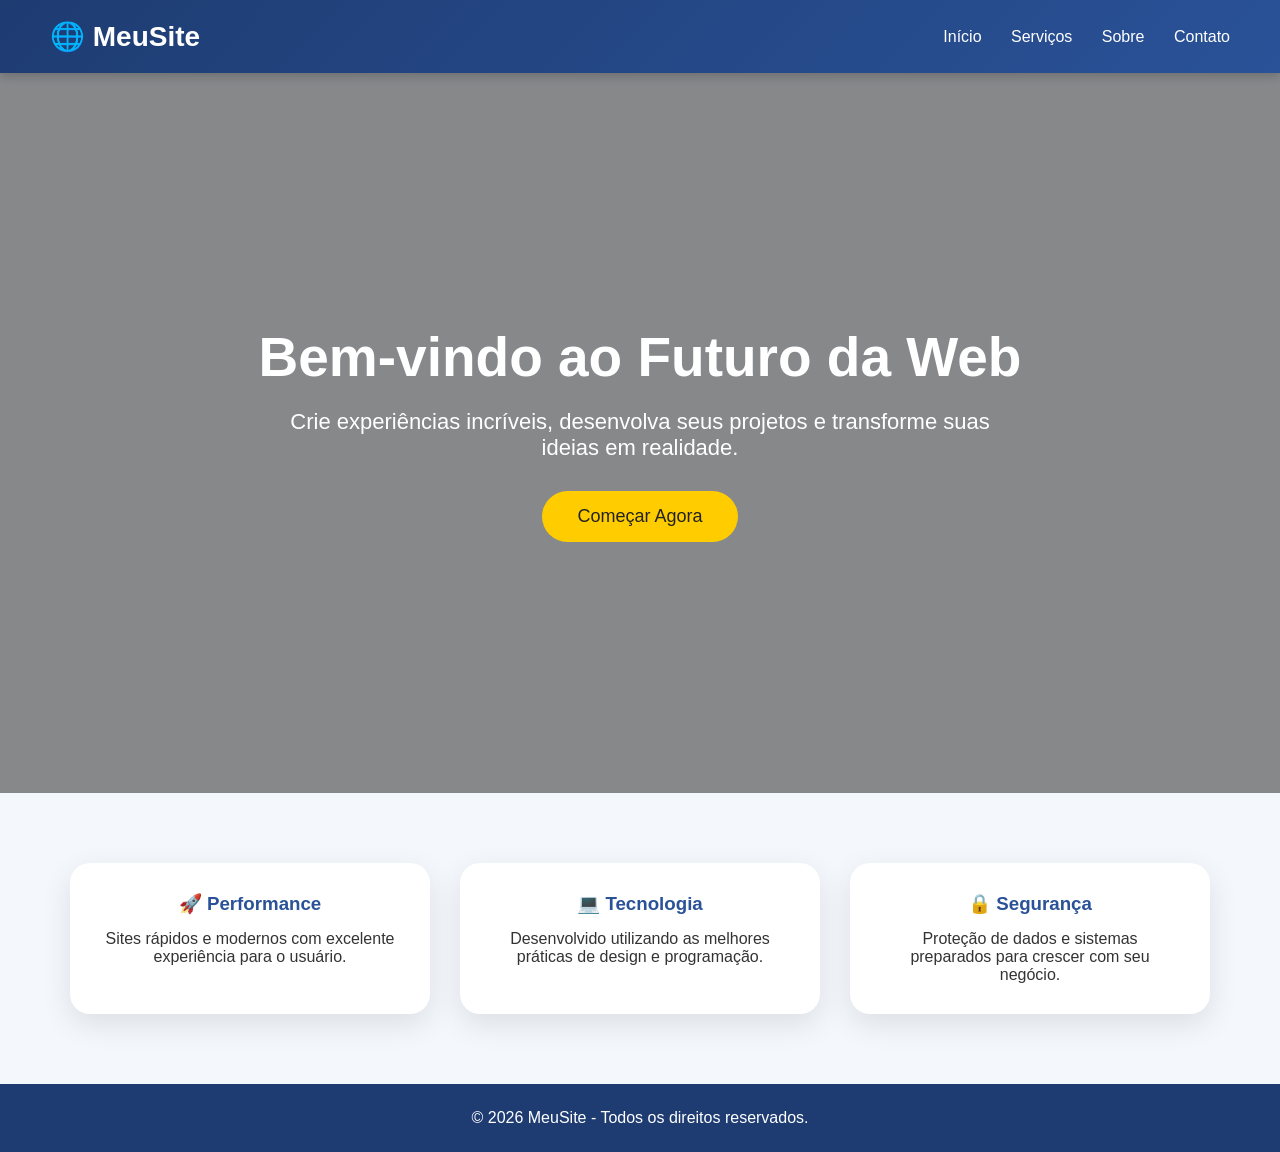
<file: instances/01/index.html>
<!DOCTYPE html>
<html lang="pt-BR">
<head>
<meta charset="UTF-8">
<meta name="viewport" content="width=device-width, initial-scale=1.0">
<title>Minha Página Web</title>

<style>
    *{
        margin:0;
        padding:0;
        box-sizing:border-box;
        font-family: 'Segoe UI', sans-serif;
    }

    body{
        background:#f4f7fc;
        color:#333;
    }

    header{
        background:linear-gradient(135deg,#1e3c72,#2a5298);
        color:white;
        padding:20px 50px;
        display:flex;
        justify-content:space-between;
        align-items:center;
        box-shadow:0 3px 10px rgba(0,0,0,0.2);
    }

    .logo{
        font-size:28px;
        font-weight:bold;
    }

    nav a{
        color:white;
        text-decoration:none;
        margin-left:25px;
        transition:0.3s;
    }

    nav a:hover{
        color:#ffcc00;
    }

    .hero{
        height:80vh;
        display:flex;
        flex-direction:column;
        justify-content:center;
        align-items:center;
        text-align:center;
        background:
        linear-gradient(rgba(0,0,0,0.45),
        rgba(0,0,0,0.45)),
        url('https://images.unsplash.com/photo-1498050108023-c5249f4df085');
        background-size:cover;
        background-position:center;
        color:white;
        padding:20px;
    }

    .hero h1{
        font-size:55px;
        margin-bottom:20px;
    }

    .hero p{
        font-size:22px;
        max-width:700px;
        margin-bottom:30px;
    }

    .btn{
        background:#ffcc00;
        color:#222;
        padding:15px 35px;
        border:none;
        border-radius:50px;
        font-size:18px;
        cursor:pointer;
        transition:0.3s;
    }

    .btn:hover{
        background:#ffd633;
        transform:scale(1.05);
    }

    .cards{
        display:grid;
        grid-template-columns:repeat(auto-fit, minmax(280px,1fr));
        gap:30px;
        padding:70px;
    }

    .card{
        background:white;
        border-radius:20px;
        padding:30px;
        text-align:center;
        box-shadow:0 10px 30px rgba(0,0,0,0.1);
        transition:0.3s;
    }

    .card:hover{
        transform:translateY(-10px);
    }

    .card h3{
        color:#2a5298;
        margin-bottom:15px;
    }

    footer{
        background:#1e3c72;
        color:white;
        text-align:center;
        padding:25px;
    }

    @media(max-width:768px){
        .hero h1{
            font-size:38px;
        }

        .hero p{
            font-size:18px;
        }

        header{
            flex-direction:column;
            gap:15px;
        }
    }
</style>
</head>
<body>

<header>
    <div class="logo">🌐 MeuSite</div>

    <nav>
        <a href="#">Início</a>
        <a href="#">Serviços</a>
        <a href="#">Sobre</a>
        <a href="#">Contato</a>
    </nav>
</header>

<section class="hero">
    <h1>Bem-vindo ao Futuro da Web</h1>
    <p>
        Crie experiências incríveis, desenvolva seus projetos
        e transforme suas ideias em realidade.
    </p>

    <button class="btn">Começar Agora</button>
</section>

<section class="cards">

    <div class="card">
        <h3>🚀 Performance</h3>
        <p>
            Sites rápidos e modernos com excelente experiência
            para o usuário.
        </p>
    </div>

    <div class="card">
        <h3>💻 Tecnologia</h3>
        <p>
            Desenvolvido utilizando as melhores práticas
            de design e programação.
        </p>
    </div>

    <div class="card">
        <h3>🔒 Segurança</h3>
        <p>
            Proteção de dados e sistemas preparados para
            crescer com seu negócio.
        </p>
    </div>

</section>

<footer>
    © 2026 MeuSite - Todos os direitos reservados.
</footer>

</body>
</html>
</file>
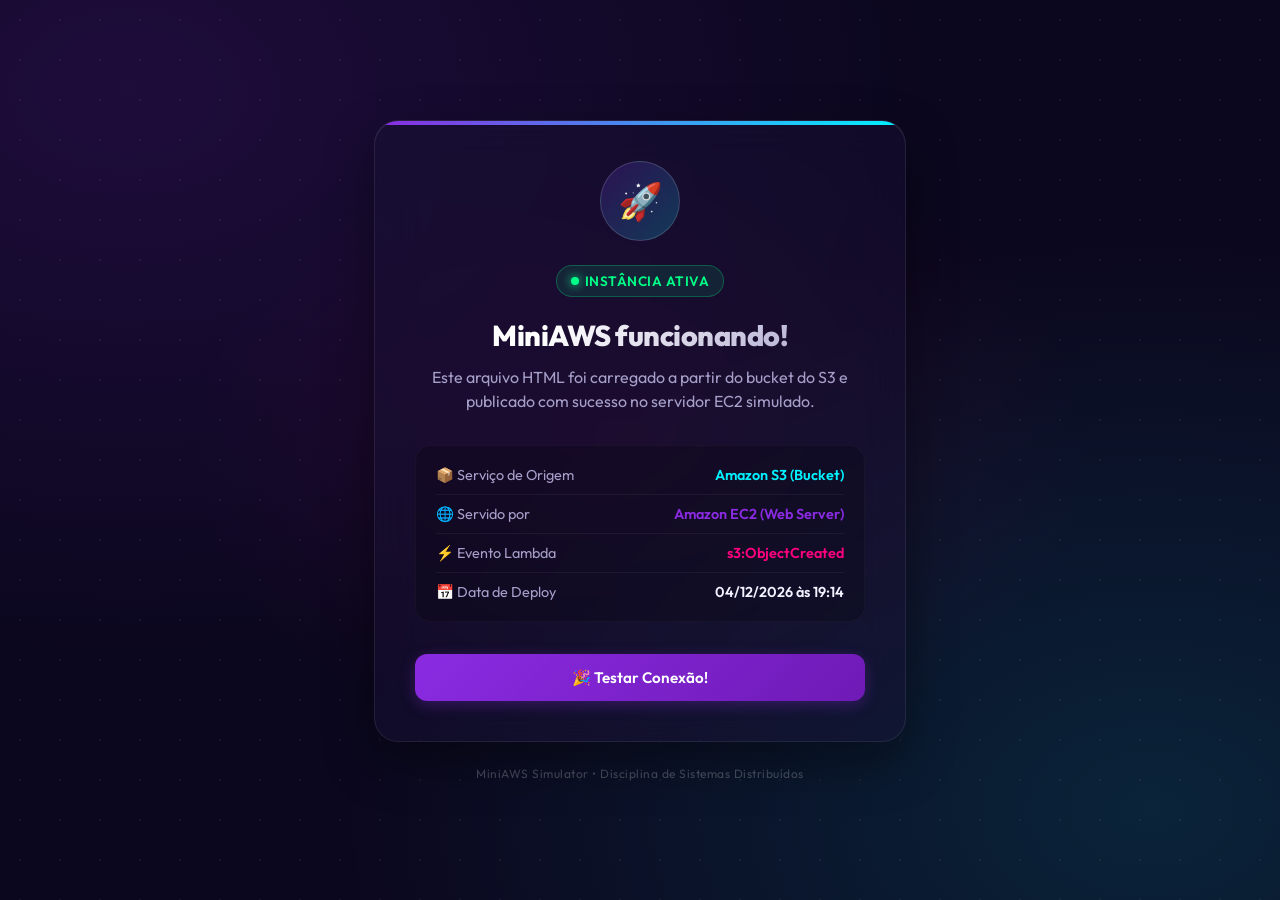
<file: instances/servidor-web-01/index.html>
<!DOCTYPE html>
<html lang="pt-BR">
<head>
    <meta charset="UTF-8">
    <meta name="viewport" content="width=device-width, initial-scale=1.0">
    <title>MiniAWS - Deploy Efetuado com Sucesso!</title>
    <!-- Google Fonts: Outfit -->
    <link rel="preconnect" href="https://fonts.googleapis.com">
    <link rel="preconnect" href="https://fonts.gstatic.com" crossorigin>
    <link href="https://fonts.googleapis.com/css2?family=Outfit:wght@300;400;600;800&display=swap" rel="stylesheet">
    
    <style>
        :root {
            --bg-color: #0b071e;
            --card-bg: rgba(25, 18, 55, 0.45);
            --card-border: rgba(255, 255, 255, 0.08);
            --primary: #8a2be2;
            --secondary: #00f2fe;
            --accent: #ff007f;
            --text-main: #f3f0ff;
            --text-muted: #a59fc9;
            --success: #00ff87;
        }

        * {
            box-sizing: border-box;
            margin: 0;
            padding: 0;
            font-family: 'Outfit', sans-serif;
        }

        body {
            background-color: var(--bg-color);
            background-image: 
                radial-gradient(at 10% 10%, rgba(138, 43, 226, 0.15) 0px, transparent 50%),
                radial-gradient(at 90% 90%, rgba(0, 242, 254, 0.12) 0px, transparent 50%),
                radial-gradient(at 50% 50%, rgba(255, 0, 127, 0.08) 0px, transparent 50%);
            background-attachment: fixed;
            min-height: 100vh;
            display: flex;
            justify-content: center;
            align-items: center;
            color: var(--text-main);
            overflow-x: hidden;
            position: relative;
        }

        /* Efeito de partículas de fundo sutis */
        body::before {
            content: '';
            position: absolute;
            top: 0;
            left: 0;
            width: 100%;
            height: 100%;
            background-image: radial-gradient(rgba(255, 255, 255, 0.1) 1px, transparent 0);
            background-size: 40px 40px;
            pointer-events: none;
            opacity: 0.5;
        }

        .container {
            width: 100%;
            max-width: 580px;
            padding: 24px;
            z-index: 10;
        }

        .card {
            background: var(--card-bg);
            backdrop-filter: blur(20px);
            -webkit-backdrop-filter: blur(20px);
            border: 1px solid var(--card-border);
            border-radius: 24px;
            padding: 40px;
            text-align: center;
            box-shadow: 0 20px 50px rgba(0, 0, 0, 0.4), 
                        inset 0 1px 0 rgba(255, 255, 255, 0.1);
            position: relative;
            overflow: hidden;
            transition: transform 0.3s ease, box-shadow 0.3s ease;
        }

        .card:hover {
            transform: translateY(-5px);
            box-shadow: 0 25px 60px rgba(138, 43, 226, 0.2), 
                        inset 0 1px 0 rgba(255, 255, 255, 0.2);
        }

        /* Detalhe da borda neon animada no topo */
        .card::before {
            content: '';
            position: absolute;
            top: 0;
            left: 0;
            right: 0;
            height: 4px;
            background: linear-gradient(90deg, var(--primary), var(--secondary), var(--accent), var(--primary));
            background-size: 300% 100%;
            animation: borderGlow 6s linear infinite;
        }

        @keyframes borderGlow {
            0% { background-position: 0% 50%; }
            50% { background-position: 100% 50%; }
            100% { background-position: 0% 50%; }
        }

        .icon-wrapper {
            margin-bottom: 24px;
            display: inline-block;
            position: relative;
        }

        .icon-bg {
            width: 80px;
            height: 80px;
            background: linear-gradient(135deg, rgba(138, 43, 226, 0.2), rgba(0, 242, 254, 0.2));
            border-radius: 50%;
            display: flex;
            justify-content: center;
            align-items: center;
            border: 1px solid rgba(255, 255, 255, 0.15);
            animation: pulse 2.5s infinite;
        }

        @keyframes pulse {
            0% { box-shadow: 0 0 0 0 rgba(138, 43, 226, 0.4); }
            70% { box-shadow: 0 0 0 15px rgba(138, 43, 226, 0); }
            100% { box-shadow: 0 0 0 0 rgba(138, 43, 226, 0); }
        }

        .icon-rocket {
            font-size: 36px;
            animation: float 3s ease-in-out infinite;
            display: inline-block;
        }

        @keyframes float {
            0%, 100% { transform: translateY(0) rotate(0deg); }
            50% { transform: translateY(-8px) rotate(5deg); }
        }

        .badge {
            display: inline-flex;
            align-items: center;
            gap: 6px;
            background: rgba(0, 255, 135, 0.1);
            color: var(--success);
            padding: 6px 14px;
            border-radius: 100px;
            font-size: 0.85rem;
            font-weight: 600;
            letter-spacing: 0.5px;
            border: 1px solid rgba(0, 255, 135, 0.25);
            margin-bottom: 20px;
            text-transform: uppercase;
        }

        .badge-dot {
            width: 8px;
            height: 8px;
            background-color: var(--success);
            border-radius: 50%;
            box-shadow: 0 0 10px var(--success);
            animation: blink 1.5s infinite;
        }

        @keyframes blink {
            0%, 100% { opacity: 0.3; }
            50% { opacity: 1; }
        }

        h1 {
            font-size: 1.8rem;
            font-weight: 800;
            background: linear-gradient(135deg, #fff 30%, #a59fc9 100%);
            -webkit-background-clip: text;
            -webkit-text-fill-color: transparent;
            margin-bottom: 12px;
            letter-spacing: -0.5px;
        }

        .subtitle {
            color: var(--text-muted);
            font-size: 1rem;
            line-height: 1.5;
            margin-bottom: 32px;
        }

        /* Detalhes Técnicos da Simulação */
        .tech-details {
            background: rgba(0, 0, 0, 0.2);
            border-radius: 16px;
            padding: 20px;
            margin-bottom: 32px;
            border: 1px solid rgba(255, 255, 255, 0.03);
            text-align: left;
        }

        .detail-item {
            display: flex;
            justify-content: space-between;
            align-items: center;
            padding: 10px 0;
            border-bottom: 1px solid rgba(255, 255, 255, 0.05);
            font-size: 0.9rem;
        }

        .detail-item:last-child {
            border-bottom: none;
            padding-bottom: 0;
        }

        .detail-item:first-child {
            padding-top: 0;
        }

        .label {
            color: var(--text-muted);
            display: flex;
            align-items: center;
            gap: 8px;
        }

        .value {
            font-weight: 600;
            color: var(--text-main);
        }

        .value.highlight-s3 {
            color: var(--secondary);
        }

        .value.highlight-ec2 {
            color: var(--primary);
        }

        .btn {
            background: linear-gradient(135deg, var(--primary) 0%, #6f1ab6 100%);
            color: white;
            border: none;
            padding: 14px 28px;
            border-radius: 12px;
            font-size: 0.95rem;
            font-weight: 600;
            cursor: pointer;
            width: 100%;
            transition: all 0.2s ease;
            box-shadow: 0 4px 15px rgba(138, 43, 226, 0.3);
            display: flex;
            justify-content: center;
            align-items: center;
            gap: 8px;
        }

        .btn:hover {
            transform: translateY(-2px);
            box-shadow: 0 6px 20px rgba(138, 43, 226, 0.5);
            background: linear-gradient(135deg, #993ff3 0%, var(--primary) 100%);
        }

        .btn:active {
            transform: translateY(0);
        }

        /* Footer sutil */
        .footer {
            margin-top: 24px;
            color: rgba(255, 255, 255, 0.25);
            font-size: 0.75rem;
            letter-spacing: 0.5px;
        }
    </style>
</head>
<body>

    <div class="container">
        <div class="card">
            <!-- Ícone/Logo animado -->
            <div class="icon-wrapper">
                <div class="icon-bg">
                    <span class="icon-rocket">🚀</span>
                </div>
            </div>

            <!-- Status de Online -->
            <div>
                <span class="badge">
                    <span class="badge-dot"></span>
                    Instância Ativa
                </span>
            </div>

            <!-- Título Principal -->
            <h1>MiniAWS funcionando!</h1>
            <p class="subtitle">Este arquivo HTML foi carregado a partir do bucket do S3 e publicado com sucesso no servidor EC2 simulado.</p>

            <!-- Detalhes do Ambiente -->
            <div class="tech-details">
                <div class="detail-item">
                    <span class="label">📦 Serviço de Origem</span>
                    <span class="value highlight-s3">Amazon S3 (Bucket)</span>
                </div>
                <div class="detail-item">
                    <span class="label">🌐 Servido por</span>
                    <span class="value highlight-ec2">Amazon EC2 (Web Server)</span>
                </div>
                <div class="detail-item">
                    <span class="label">⚡ Evento Lambda</span>
                    <span class="value" style="color: var(--accent);">s3:ObjectCreated</span>
                </div>
                <div class="detail-item">
                    <span class="label">📅 Data de Deploy</span>
                    <span class="value" id="deploy-date">--/--/----</span>
                </div>
            </div>

            <!-- Ação interativa -->
            <button class="btn" onclick="celebrar()">
                🎉 Testar Conexão!
            </button>
        </div>

        <div class="footer" style="text-align: center;">
            MiniAWS Simulator • Disciplina de Sistemas Distribuídos
        </div>
    </div>

    <!-- Efeito de Confetes Simples -->
    <script>
        // Coloca a data atual formatada no campo de Deploy
        const now = new Date();
        const dateString = now.toLocaleDateString('pt-BR') + ' às ' + now.toLocaleTimeString('pt-BR', { hour: '2-digit', minute: '2-digit' });
        document.getElementById('deploy-date').innerText = dateString;

        // Função de comemoração ao clicar no botão
        function celebrar() {
            // Criar pequenos confetes piscando na tela por alguns segundos
            for (let i = 0; i < 30; i++) {
                criarConfete();
            }
        }

        function criarConfete() {
            const confete = document.createElement('div');
            confete.style.position = 'fixed';
            confete.style.width = Math.random() * 10 + 5 + 'px';
            confete.style.height = Math.random() * 10 + 5 + 'px';
            confete.style.borderRadius = '50%';
            
            // Cores aleatórias baseadas na paleta
            const cores = ['#8a2be2', '#00f2fe', '#ff007f', '#00ff87', '#ffff00'];
            confete.style.backgroundColor = cores[Math.floor(Math.random() * cores.length)];
            
            // Posição inicial no centro da tela
            confete.style.left = '50%';
            confete.style.top = '50%';
            confete.style.zIndex = '9999';
            confete.style.pointerEvents = 'none';
            
            document.body.appendChild(confete);

            // Animação de dispersão
            const angulo = Math.random() * Math.PI * 2;
            const velocidade = Math.random() * 200 + 100;
            const destinoX = Math.cos(angulo) * velocidade;
            const destinoY = Math.sin(angulo) * velocidade + 100;

            const animacao = confete.animate([
                { transform: 'translate(-50%, -50%) scale(1)', opacity: 1 },
                { transform: `translate(calc(-50% + ${destinoX}px), calc(-50% + ${destinoY}px)) scale(0.2)`, opacity: 0 }
            ], {
                duration: Math.random() * 1000 + 800,
                easing: 'ease-out'
            });

            animacao.onfinish = () => {
                confete.remove();
            };
        }
    </script>
</body>
</html>
</file>
